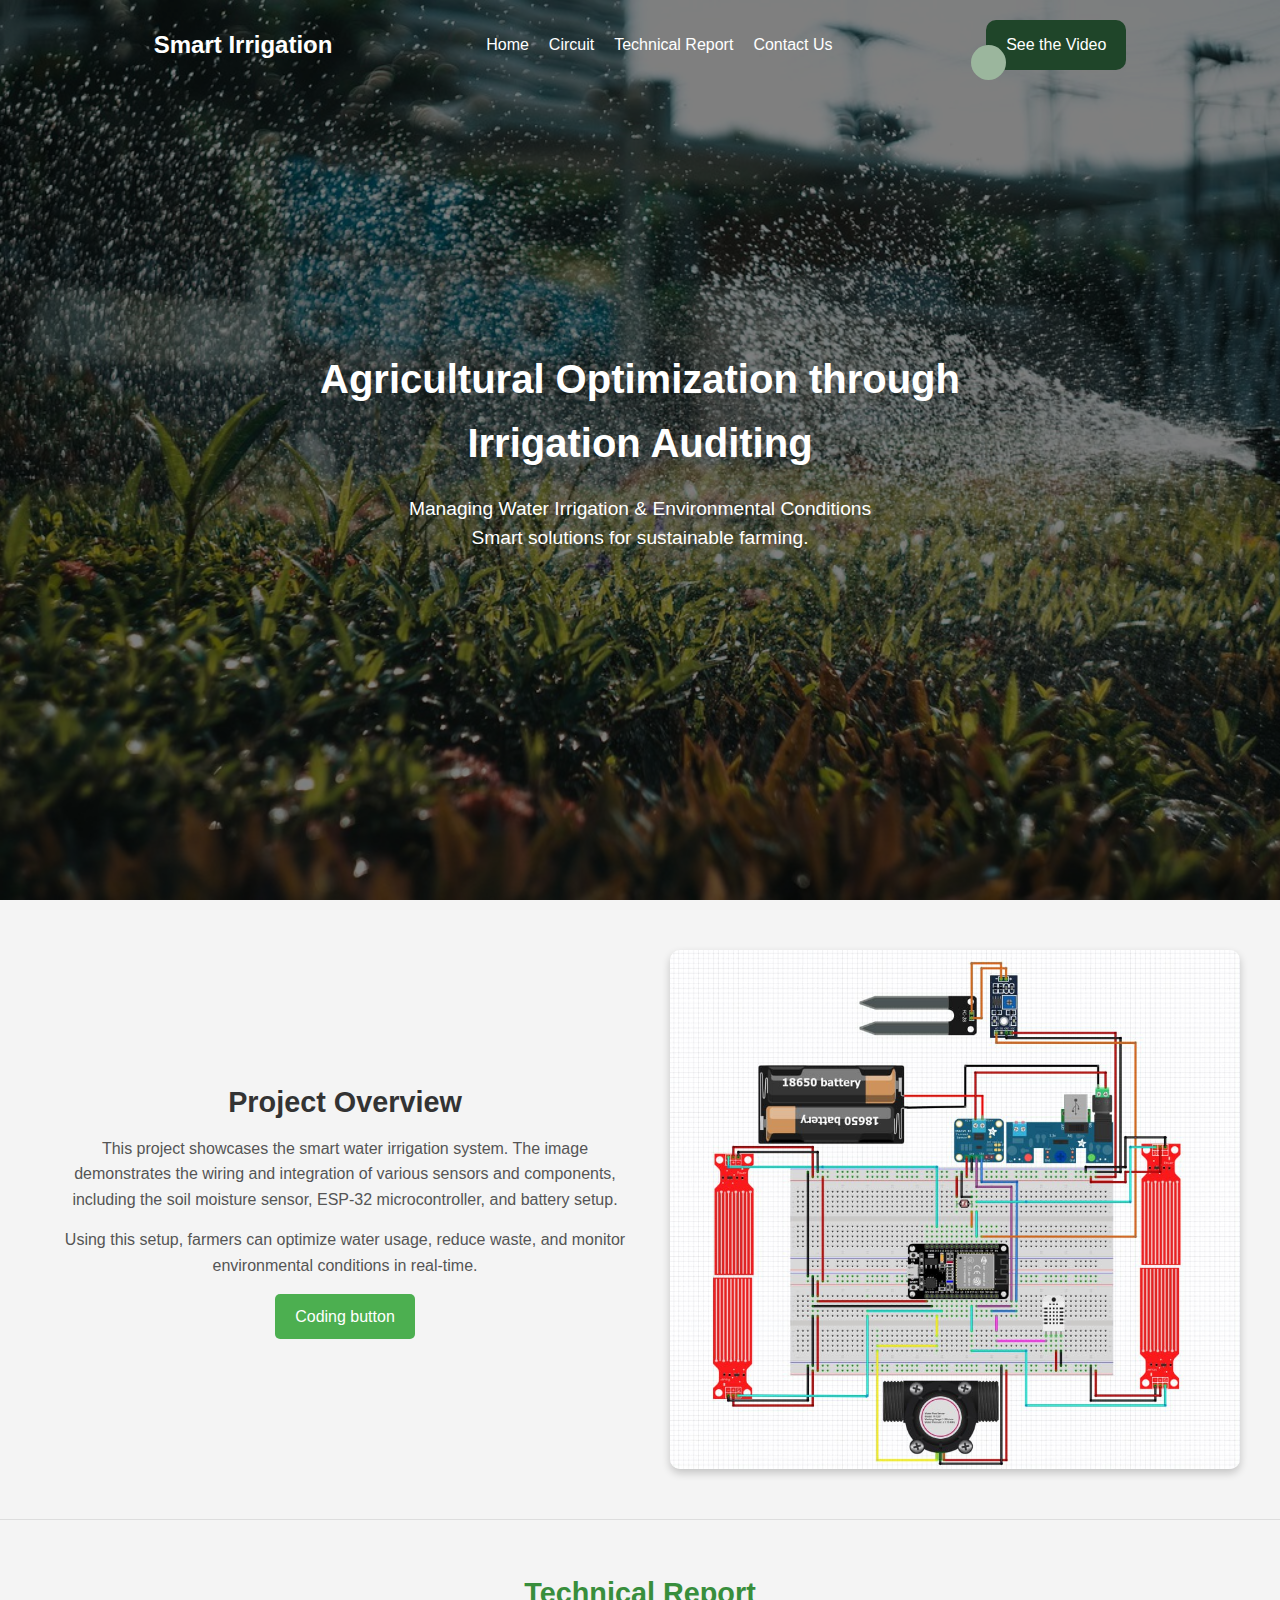
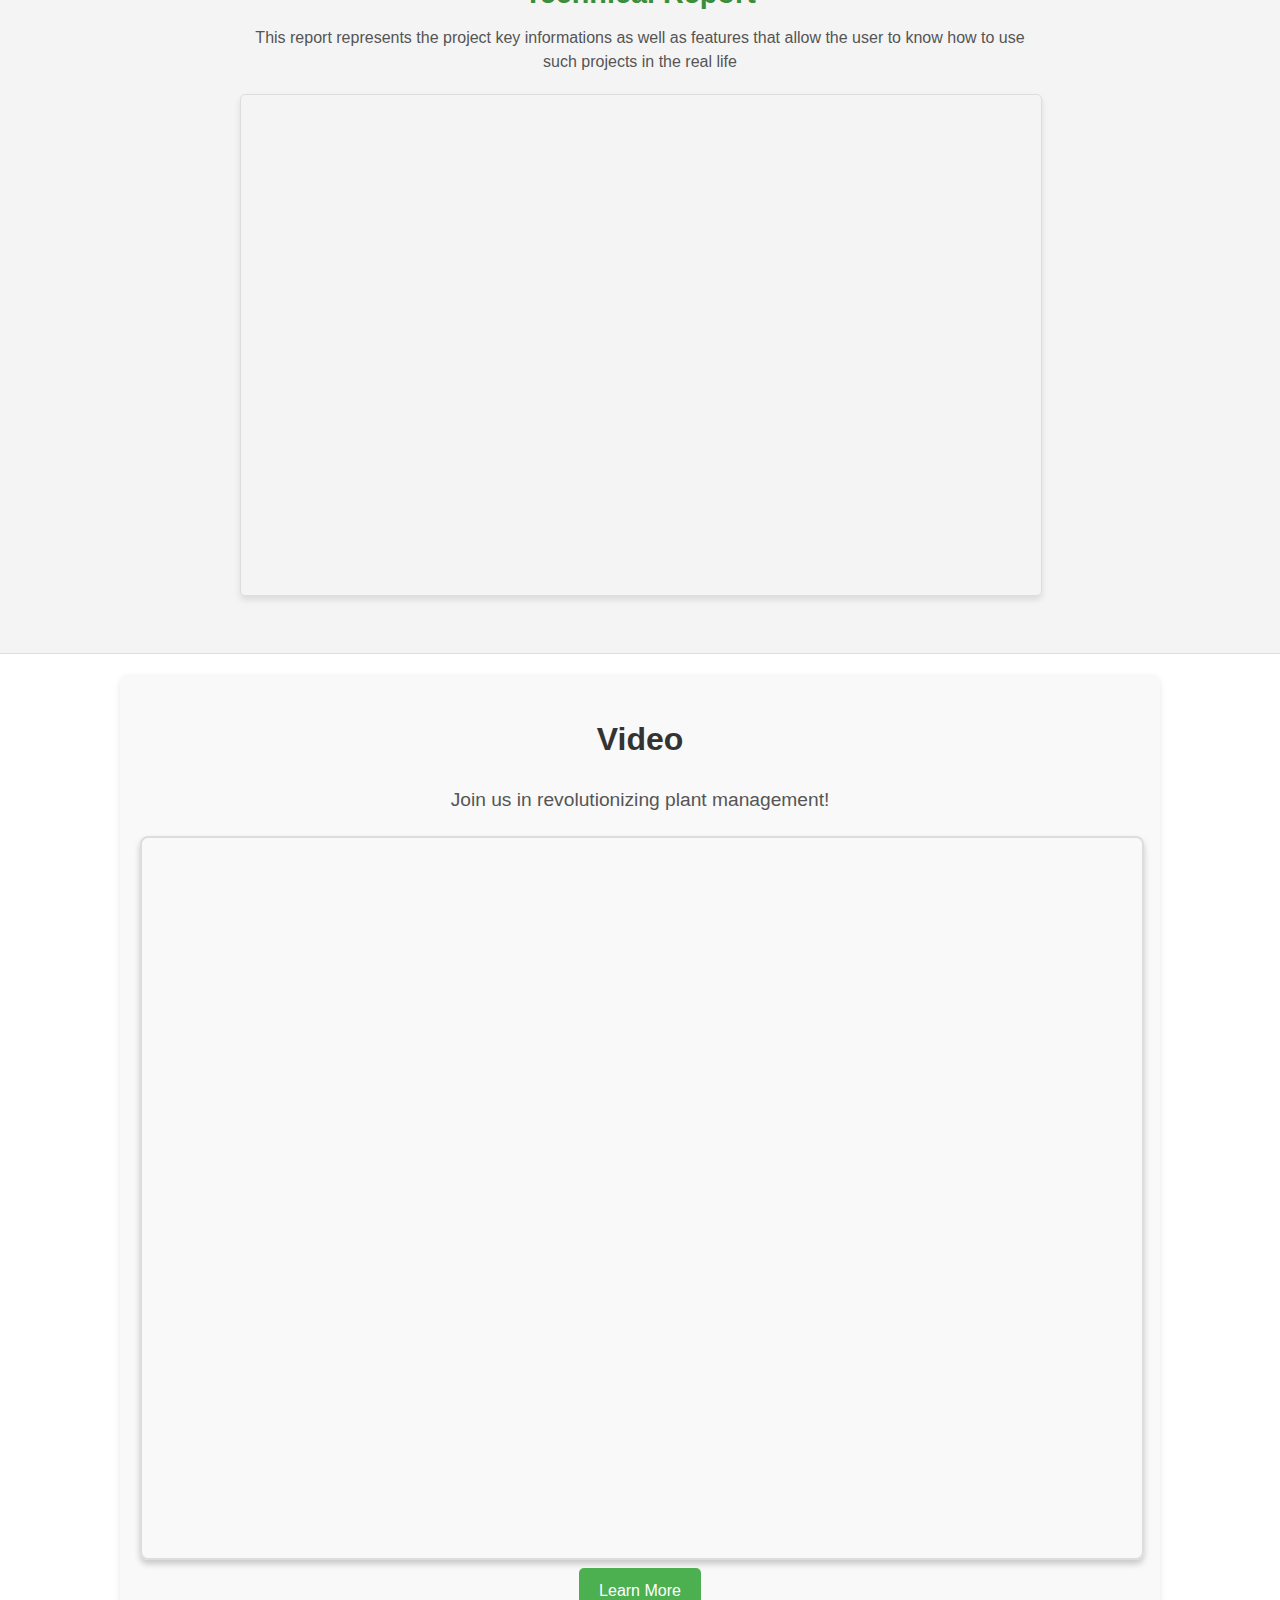
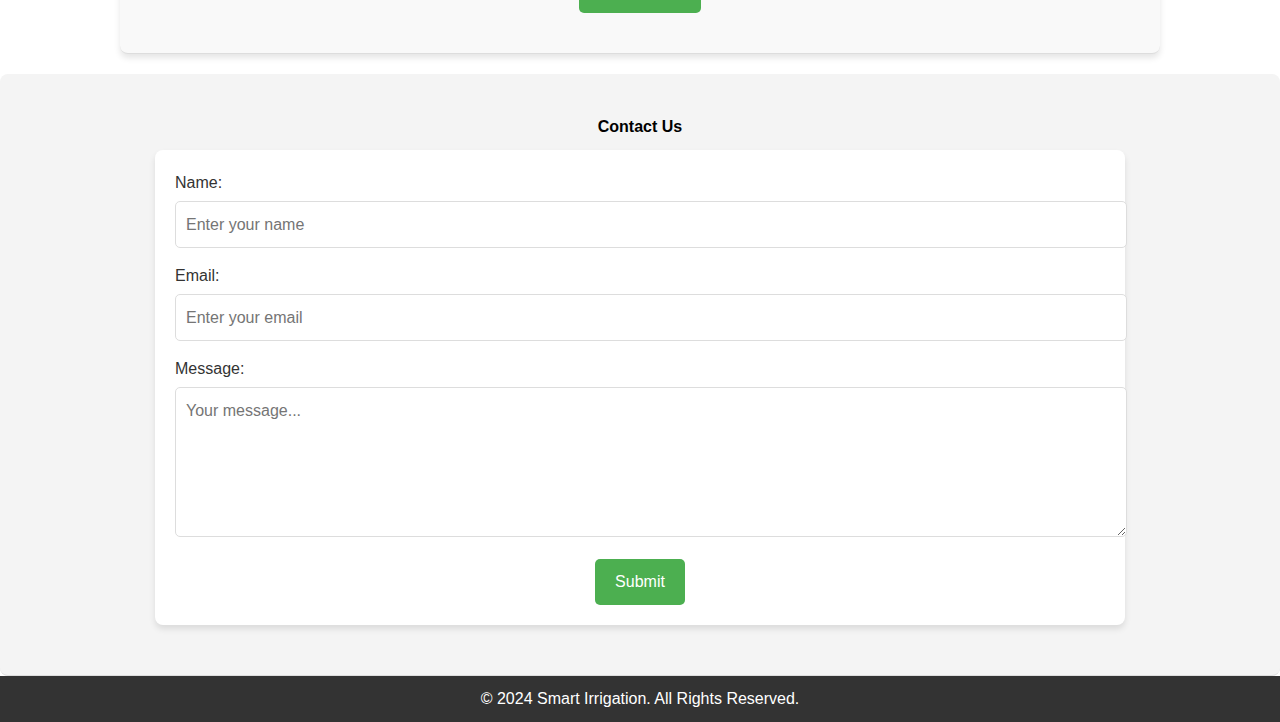
<file: index.html>
<!DOCTYPE html>
<html lang="en">

<head>
    <meta charset="UTF-8" />
    <meta name="viewport" content="width=device-width, initial-scale=1.0" />
    <title>Document</title>
    <link rel="stylesheet" href="style.css" />
</head>

<body>
    <!-- Header Section -->
    <header>
        <div class="overlay"></div>
        <nav class="navbar">
            <div class="logo">Smart Irrigation</div>
            <ul class="nav-links">
                <li><a href="#home">Home</a></li>
                <li><a href="#projects">Circuit </a></li>
                <li><a href="#pdf-preview">Technical Report</a></li>
                <li><a href="#get_involved">Contact Us</a></li>
            </ul>
            <a href="#Video" class="call-to-action">See the Video</a>
        </nav>

        <div class="header-content">
            <h1>Agricultural Optimization through Irrigation Auditing</h1>
            <p>Managing Water Irrigation & Environmental Conditions</p>
            <p>Smart solutions for sustainable farming.</p>
        </div>
    </header>

    <!-- Project Section -->
    <section id="projects">
        <div class="content-wrapper">
            <div class="text-area">
                <h2>Project Overview</h2>
                <p>
                    This project showcases the smart water irrigation system. The image
                    demonstrates the wiring and integration of various sensors and
                    components, including the soil moisture sensor, ESP-32
                    microcontroller, and battery setup.
                </p>
                <p>
                    Using this setup, farmers can optimize water usage, reduce waste,
                    and monitor environmental conditions in real-time.
                </p>
                <a href="code.html" class="btn">Coding button</a>
            </div>
            <div class="image-area">
                <img src="system.jpg" alt="Project Wiring Diagram" />
            </div>
        </div>
    </section>

    <!-- Technical report preview -->
    <section id="pdf-preview">
        <div class="pdf-wrapper">
            <div class="description">
                <h2>Technical Report</h2>
                <p>
                    This report represents the project key informations as well as
                    features that allow the user to know how to use such projects in the
                    real life
                </p>
            </div>
            <div class="pdf-preview">
                <iframe src="DOC-20241210-WA0005..pdf" frameborder="0"></iframe>
            </div>
        </div>
    </section>

<!-- Video Involved Section -->
<section id="Video">
    <h2>Video</h2>
    <p>Join us in revolutionizing plant management!</p>
    <iframe 
        src="https://www.youtube.com/embed/2qxIQuKX_qY" 
        title="YouTube video player" 
        frameborder="0" 
        allow="accelerometer; autoplay; clipboard-write; encrypted-media; gyroscope; picture-in-picture" 
        allowfullscreen>
    </iframe>
    <br />
    <a href="#more-info" class="btn">Learn More</a>
</section>

    <section id="get_involved">
        <h1>Contact Us</h1>
        <form>
            <div class="form-group">
                <label for="name">Name:</label>
                <input type="text" id="name" name="name" placeholder="Enter your name" required />
            </div>
            <div class="form-group">
                <label for="email">Email:</label>
                <input type="email" id="email" name="email" placeholder="Enter your email" required />
            </div>
            <div class="form-group">
                <label for="message">Message:</label>
                <textarea id="message" name="message" rows="5" placeholder="Your message..." required></textarea>
            </div>
            <button type="submit" class="btn">Submit</button>
        </form>
    </section>

    <!-- Footer -->
    <footer>
        <p>&copy; 2024 Smart Irrigation. All Rights Reserved.</p>
    </footer>
</body>

</html>
</file>
<file: style.css>
* {
    font-family: Arial, sans-serif;
    margin: 0;
    padding: 0;
    font-size: 16px;
    line-height: 1.6;
    scroll-behavior: smooth;
}

.container {
    width: 90%;
    margin: 0 auto;
}
/* CSS */
.call-to-action {
    all: unset;
    width: 100px;
    height: 30px;
    font-size: 16px;
    background: transparent;
    border: none;
    position: relative;
    color: #f0f0f0;
    cursor: pointer;
    z-index: 1;
    padding: 10px 20px;
    display: flex;
    align-items: center;
    justify-content: center;
    white-space: nowrap;
    user-select: none;
    -webkit-user-select: none;
    touch-action: manipulation;
}

.call-to-action::after,
.call-to-action::before {
    content: '';
    position: absolute;
    bottom: 0;
    right: 0;
    z-index: -99999;
    transition: all .4s;
}

.call-to-action::before {
    transform: translate(0%, 0%);
    width: 100%;
    height: 100%;
    background: #1F4529;
    border-radius: 10px;
}

.call-to-action::after {
    transform: translate(-120px, 10px);
    width: 35px;
    height: 35px;
    background: #9bb69d;
    backdrop-filter: blur(5px);
    -webkit-backdrop-filter: blur(5px);
    border-radius: 50px;
}

.call-to-action:hover::before {
    transform: translate(5%, 20%);
    width: 110%;
    height: 110%;
}

.call-to-action:hover::after {
    border-radius: 10px;
    transform: translate(0, 0);
    width: 100%;
    height: 100%;
    color: #ffffff;
}

.call-to-action:active::after {
    transition: 0s;
    transform: translate(0, 5%);
}
section {
    padding: 20px;
    text-align: center;
}
/* Header Styles */
header {
    position: relative;
    height: 100vh;
    background: url('farm-7262565_1280.jpg') no-repeat center center/cover;
    color: white;
    display: flex;
    flex-direction: column;
    justify-content: center;
    align-items: center;
    text-align: center;
}

header .overlay {
    position: absolute;
    top: 0;
    left: 0;
    width: 100%;
    height: 100%;
    background: rgba(0, 0, 0, 0.5); /* Dark RGBA overlay */
    z-index: 1;
}

.navbar {
    position: absolute;
    top: 20px;
    width: 100%;
    display: flex;
    justify-content: space-evenly;
    align-items: center;
    z-index: 2;
}

header .navbar .logo {
    font-size: 1.5rem;
    font-weight: bold;
}

header .navbar .nav-links {
    list-style: none;
    display: flex;
    gap: 20px;
}

header .navbar .nav-links li a {
    color: white;
    text-decoration: none;
    font-size: 1rem;
}

header .navbar .call-to-action {
    padding: 10px 20px;
    border-radius: 5px;
    color: white;
    text-decoration: none;
}

header .header-content {
    position: relative;
    z-index: 2;
    max-width: 700px;
}

header .header-content h1 {
    font-size: 2.5rem;
    margin-bottom: 20px;
}

header .header-content p {
    font-size: 1.2rem;
    line-height: 1.5;
}
section {
    border-bottom: 1px solid #ddd;
}


/* Section Styling */
#projects {
    padding: 50px 20px;
    background-color: #f4f4f4;
    display: flex;
    justify-content: center;
    align-items: center;
}

.content-wrapper {
    display: flex;
    flex-direction: row; /* Align items horizontally */
    gap: 20px; /* Space between image and text */
    max-width: 1200px;
    width: 100%;
    align-items: center;

}

/* Text Area Styling */
.text-area {
    flex: 1; /* Take equal space */
    padding: 20px;
}

.text-area h2 {
    margin-bottom: 10px;
    font-size: 1.8rem;
    color: #333;
}

.text-area p {
    margin-bottom: 15px;
    line-height: 1.6;
    color: #555;
}

.text-area .btn {
    display: inline-block;
    padding: 10px 20px;
    background: #4CAF50;
    color: white;
    text-decoration: none;
    font-size: 1rem;
    border-radius: 5px;
    transition: background 0.3s ease;
}

.text-area .btn:hover {
    background: #45a049;
}

/* Image Area Styling */
.image-area {
    flex: 1; /* Take equal space */
    display: flex;
    justify-content: center;
    align-items: center;
}

.image-area img {
    max-width: 100%;
    border-radius: 10px; /* Rounded corners */
    box-shadow: 0 4px 8px rgba(0, 0, 0, 0.2);
}



/* PDF Preview Section */
#pdf-preview {
    padding: 50px 20px;
    background-color: #f4f4f4; /* Light gray background */
    display: flex;
    flex-direction: column;
    align-items: center;
    justify-content: center;
}

.pdf-wrapper {
    max-width: 800px;
    width: 100%;
    text-align: center;
}

.description h2 {
    margin-bottom: 10px;
    font-size: 1.8rem;
    color: #388e3c; /* Cool green heading */
}

.description p {
    margin-bottom: 20px;
    font-size: 1rem;
    color: #555;
    line-height: 1.5;
}

.pdf-preview iframe {
    width: 100%;
    height: 500px;
    border: 1px solid #ddd;
    border-radius: 5px;
    box-shadow: 0 4px 6px rgba(0, 0, 0, 0.1); /* Subtle shadow for depth */
}
/* Video Section */

#Video {
    background-color: #f9f9f9; /* Light background for contrast */
    padding: 40px 20px; /* Spacing around the content */
    text-align: center; /* Center align text and video */
    border-radius: 8px; /* Rounded corners for section */
    box-shadow: 0 4px 6px rgba(0, 0, 0, 0.1); /* Subtle shadow for depth */
    margin: 20px auto; /* Center align the section */
    max-width: 1000px; /* Limit section width */
}

#Video h2 {
    font-size: 2rem; /* Larger heading font size */
    color: #333; /* Dark text for contrast */
    margin-bottom: 20px; /* Spacing below heading */
}

#Video p {
    font-size: 1.2rem; /* Slightly larger paragraph font */
    color: #555; /* Subtle text color */
    margin-bottom: 20px; /* Spacing below paragraph */
}

#Video iframe {
    width: 100%; /* Full width iframe for responsiveness */
    height: calc(100vw * 9 / 16); /* Maintain aspect ratio */
    border: 2px solid #ddd; /* Subtle border */
    border-radius: 8px; /* Rounded corners */
    box-shadow: 0 4px 6px rgba(0, 0, 0, 0.2); /* Shadow for iframe */
}

#Video .btn {
    display: inline-block; /* Inline block button */
    background-color: #4caf50; /* Green button */
    color: white; /* White text */
    padding: 10px 20px; /* Button padding */
    text-decoration: none; /* Remove underline */
    font-size: 1rem; /* Button font size */
    border-radius: 5px; /* Rounded corners */
    transition: background-color 0.3s ease; /* Smooth hover transition */
}

#Video .btn:hover {
    background-color: #45a049; /* Darker green on hover */
}

/******************************* General Section Styling */
#get_involved {
    padding: 40px 20px;
    background-color: #f4f4f4;
    text-align: center;
    border-radius: 8px;
    margin: 0 auto;
}

/* Form Styling */
form {
    background-color: #fff;
    padding: 20px;
    border-radius: 8px;
    box-shadow: 0 4px 6px rgba(0, 0, 0, 0.1);
    margin-top: 20px;
    max-width: 75%;
    margin: 10px auto 10px auto;
}

.form-group {
    margin-bottom: 15px;
    text-align: left;
}

.form-group label {
    display: block;
    margin-bottom: 5px;
    color: #333;
}

.form-group input,
.form-group textarea {
    width: 100%;
    padding: 10px;
    border: 1px solid #ddd;
    border-radius: 5px;
    font-size: 1rem;
    transition: border-color 0.3s ease;
}

.form-group input:focus,
.form-group textarea:focus {
    border-color: #4caf50;
    outline: none;
}

button.btn {
    background-color: #4caf50;
    color: white;
    padding: 10px 20px;
    border: none;
    border-radius: 5px;
    cursor: pointer;
    font-size: 1rem;
    transition: background-color 0.3s ease;
}

button.btn:hover {
    background-color: #45a049;
}


/* Responsive Design */
@media screen and (max-width: 768px) {
    .pdf-preview iframe {
        height: 400px;
    }
}

footer {
    background: #333;
    color: white;
    text-align: center;
    padding: 10px 0;
}
.btn {
    display: inline-block;
    padding: 10px 20px;
    color: white;
    text-decoration: none;
    border-radius: 5px;
}
.btn:hover {
    background: #45a049;
}


/* Small Screens */
@media screen and (max-width: 480px) {
    header .header-content h1 {
        font-size: 1.5rem;
    }

    header .header-content p {
        font-size: 0.9rem;
    }

    .btn {
        padding: 8px 15px;
        font-size: 14px;
    }

    #get_involved h1 {
        font-size: 1.2rem;
    }
}


/* Mobile Devices */
@media screen and (max-width: 768px) {
    .navbar {
        flex-direction: column;
        align-items: center;
        margin: 10px 0 10px 0;
    }
    header .navbar .nav-links {
        margin: 20px;
    }
    .call-to-action {
        font-size: 14px;
        padding: 8px 15px;
    }

    #projects .content-wrapper {
        flex-direction: column;
        text-align: center;
    }

    #Video video {
        height: auto;
        max-width: 100%;
    }
}
</file>
